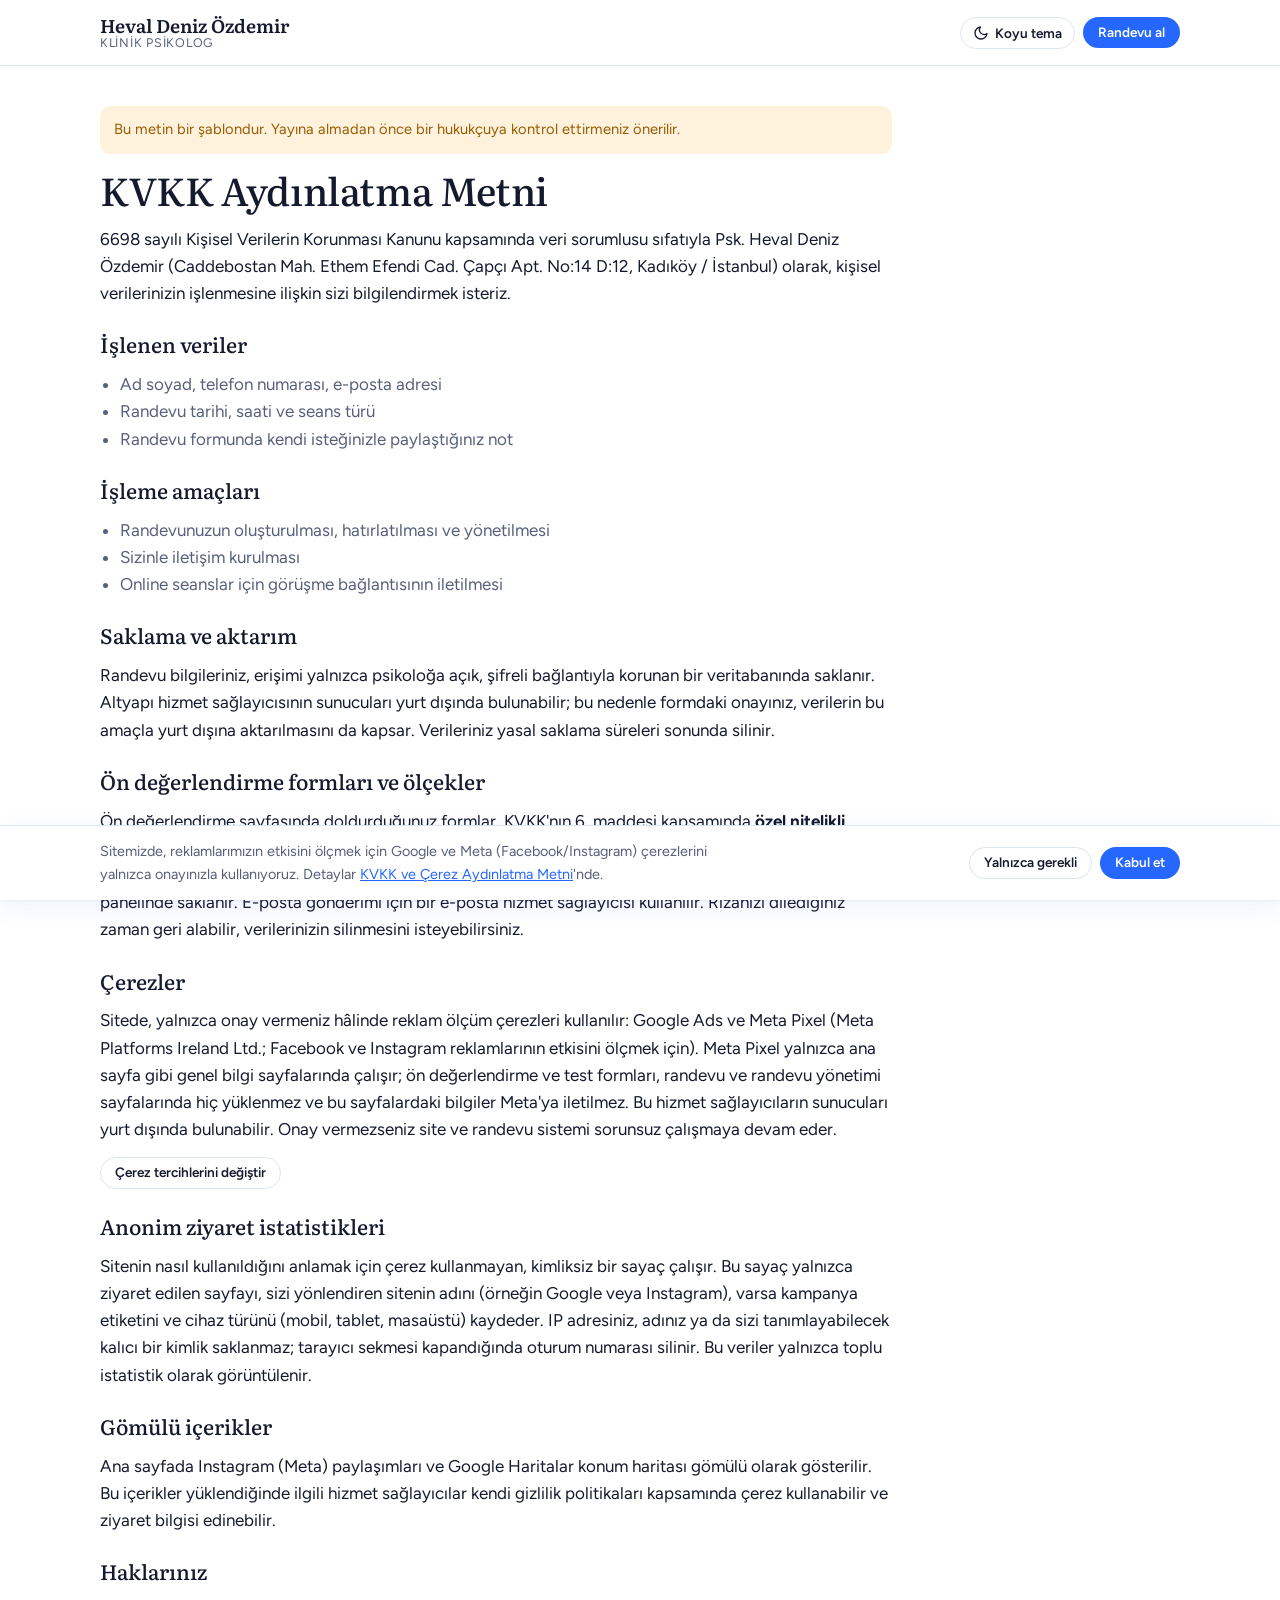
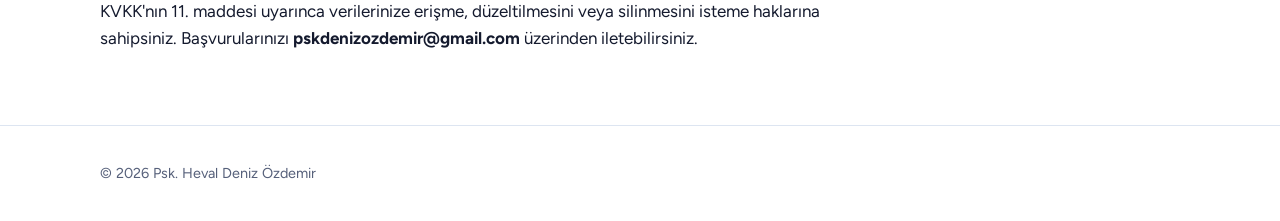
<file: kvkk.html>
<!doctype html>
<html lang="tr">
<head>
<meta charset="utf-8">
<meta name="viewport" content="width=device-width, initial-scale=1, viewport-fit=cover">
<title>KVKK Aydınlatma Metni · Psk. Heval Deniz Özdemir</title>
<meta name="claude:viewport-fit-sides" content="cover">
<script>try{var t=localStorage.getItem("psk_theme");if(t==="dark")document.documentElement.setAttribute("data-theme","dark");}catch(e){}</script>
<link rel="preconnect" href="https://fonts.googleapis.com">
<link rel="preconnect" href="https://fonts.gstatic.com" crossorigin>
<link rel="stylesheet" href="https://fonts.googleapis.com/css2?family=Figtree:wght@400;500;600;700&family=Literata:ital,opsz,wght@0,7..72,400;0,7..72,500;0,7..72,600;1,7..72,400;1,7..72,500&display=swap">
<link rel="stylesheet" href="assets/css/style.css?v=20261118d">
<style>.legal { max-width: 72ch; display: grid; gap: 14px; padding-block: 40px 72px; } .legal h2 { font-size: 1.3rem; margin-top: 12px; } .legal ul { margin: 0; padding-left: 1.2em; color: var(--muted); }</style>
</head>
<body>
<header class="site-header">
  <nav class="wrap nav" aria-label="Ana menü">
    <a class="brand" href="index.html"><strong>Heval Deniz Özdemir</strong><span>Klinik Psikolog</span></a>
    <div class="nav-end"><button class="theme-btn" type="button" data-theme-toggle aria-label="Temayı değiştir"></button><a class="btn small" href="randevu.html">Randevu al</a></div>
  </nav>
</header>
<main class="wrap">
  <article class="legal">
    <p class="notice warn">Bu metin bir şablondur. Yayına almadan önce bir hukukçuya kontrol ettirmeniz önerilir.</p>
    <h1 style="font-size: clamp(1.8rem, 4vw, 2.4rem)">KVKK Aydınlatma Metni</h1>
    <p>6698 sayılı Kişisel Verilerin Korunması Kanunu kapsamında veri sorumlusu sıfatıyla Psk. Heval Deniz Özdemir (Caddebostan Mah. Ethem Efendi Cad. Çapçı Apt. No:14 D:12, Kadıköy / İstanbul) olarak, kişisel verilerinizin işlenmesine ilişkin sizi bilgilendirmek isteriz.</p>
    <h2>İşlenen veriler</h2>
    <ul><li>Ad soyad, telefon numarası, e-posta adresi</li><li>Randevu tarihi, saati ve seans türü</li><li>Randevu formunda kendi isteğinizle paylaştığınız not</li></ul>
    <h2>İşleme amaçları</h2>
    <ul><li>Randevunuzun oluşturulması, hatırlatılması ve yönetilmesi</li><li>Sizinle iletişim kurulması</li><li>Online seanslar için görüşme bağlantısının iletilmesi</li></ul>
    <h2>Saklama ve aktarım</h2>
    <p>Randevu bilgileriniz, erişimi yalnızca psikoloğa açık, şifreli bağlantıyla korunan bir veritabanında saklanır. Altyapı hizmet sağlayıcısının sunucuları yurt dışında bulunabilir; bu nedenle formdaki onayınız, verilerin bu amaçla yurt dışına aktarılmasını da kapsar. Verileriniz yasal saklama süreleri sonunda silinir.</p>
    <h2>Ön değerlendirme formları ve ölçekler</h2>
    <p>Ön değerlendirme sayfasında doldurduğunuz formlar, KVKK'nın 6. maddesi kapsamında <b>özel nitelikli kişisel veri</b> (sağlık verisi) içerebilir. Bu veriler yalnızca açık rızanızla, psikolojik değerlendirme amacıyla işlenir; yanıtlarınız psikoloğa ve formda belirttiğiniz e-posta adresine e-postayla iletilir ve yönetim panelinde saklanır. E-posta gönderimi için bir e-posta hizmet sağlayıcısı kullanılır. Rızanızı dilediğiniz zaman geri alabilir, verilerinizin silinmesini isteyebilirsiniz.</p>
    <h2>Çerezler</h2>
    <p>Sitede, yalnızca onay vermeniz hâlinde reklam ölçüm çerezleri kullanılır: Google Ads ve Meta Pixel (Meta Platforms Ireland Ltd.; Facebook ve Instagram reklamlarının etkisini ölçmek için). Meta Pixel yalnızca ana sayfa gibi genel bilgi sayfalarında çalışır; ön değerlendirme ve test formları, randevu ve randevu yönetimi sayfalarında hiç yüklenmez ve bu sayfalardaki bilgiler Meta'ya iletilmez. Bu hizmet sağlayıcıların sunucuları yurt dışında bulunabilir. Onay vermezseniz site ve randevu sistemi sorunsuz çalışmaya devam eder.</p>
    <p><button class="btn ghost small" type="button" data-cookie-reset>Çerez tercihlerini değiştir</button></p>
    <h2>Anonim ziyaret istatistikleri</h2>
    <p>Sitenin nasıl kullanıldığını anlamak için çerez kullanmayan, kimliksiz bir sayaç çalışır. Bu sayaç yalnızca ziyaret edilen sayfayı, sizi yönlendiren sitenin adını (örneğin Google veya Instagram), varsa kampanya etiketini ve cihaz türünü (mobil, tablet, masaüstü) kaydeder. IP adresiniz, adınız ya da sizi tanımlayabilecek kalıcı bir kimlik saklanmaz; tarayıcı sekmesi kapandığında oturum numarası silinir. Bu veriler yalnızca toplu istatistik olarak görüntülenir.</p>
    <h2>Gömülü içerikler</h2>
    <p>Ana sayfada Instagram (Meta) paylaşımları ve Google Haritalar konum haritası gömülü olarak gösterilir. Bu içerikler yüklendiğinde ilgili hizmet sağlayıcılar kendi gizlilik politikaları kapsamında çerez kullanabilir ve ziyaret bilgisi edinebilir.</p>
    <h2>Haklarınız</h2>
    <p>KVKK'nın 11. maddesi uyarınca verilerinize erişme, düzeltilmesini veya silinmesini isteme haklarına sahipsiniz. Başvurularınızı <b data-c="email">e-posta adresi</b> üzerinden iletebilirsiniz.</p>
  </article>
</main>
<footer class="site-footer"><div class="wrap"><span>© <span data-year></span> Psk. Heval Deniz Özdemir</span></div></footer>
<script src="assets/js/config.js?v=20261118d"></script>
<script src="assets/js/main.js?v=20261118d"></script>
</body>
</html>
</file>
<file: assets/css/style.css>
/* Layout: sakin bir "antetli kâğıt" düzeni — solda başlık, sağda canlı "sıradaki seanslar" kartı;
   bölümler tek sütunlu okuma genişliğinde, mavi tonlar yalnızca vurgu ve seans türleri için. */
/* Tema: varsayılan AÇIK (beyaz zemin); ziyaretçi menüdeki düğmeyle KOYU temaya geçebilir (data-theme="dark"). */
:root {
  --sky: #add7f6;
  --mist: #87bfff;
  --azure: #3f8efc;
  --cobalt: #2667ff;
  --indigo: #3b28cc;

  --bg: #ffffff; --surface: #ffffff; --surface-2: #f2f6fd; --line: #dde5f1;
  --fg: #141a2e; --muted: #56607a; --accent: var(--cobalt); --accent-ink: #ffffff;
  --online: #2a72e0; --online-bg: #e3efff; --inperson: var(--indigo); --inperson-bg: #ebe8fb;
  --ok: #1f7a4d; --ok-bg: #e2f4ea; --warn: #9a5b00; --warn-bg: #fff2dc;
  --danger: #b42318; --danger-bg: #fde8e6;
  --em: var(--indigo);
  --header-bg: rgb(255 255 255 / 90%);

  --display: "Literata", Georgia, "Times New Roman", serif;
  --body: "Figtree", "Segoe UI", system-ui, -apple-system, sans-serif;

  --radius: 14px;
  --shadow: 0 1px 2px rgb(20 26 46 / 6%), 0 8px 24px rgb(38 103 255 / 8%);
  color-scheme: light;
}
:root[data-theme="dark"] {
  --bg: #0d1222; --surface: #141b31; --surface-2: #1a2340; --line: #283457;
  --fg: #e8edf9; --muted: #9aa6c4; --accent: #87bfff; --accent-ink: #0d1222;
  --online: #87bfff; --online-bg: #18294a; --inperson: #b3a8ff; --inperson-bg: #231d4d;
  --ok: #7fd6a6; --ok-bg: #12301f; --warn: #f3c178; --warn-bg: #3a2a10;
  --danger: #ff9a8f; --danger-bg: #3d1714;
  --em: var(--mist);
  --header-bg: rgb(13 18 34 / 88%);
  --shadow: 0 1px 2px rgb(0 0 0 / 30%), 0 8px 24px rgb(0 0 0 / 25%);
  color-scheme: dark;
}

*, *::before, *::after { box-sizing: border-box; }
[hidden] { display: none !important; }
html { scroll-behavior: smooth; }
@media (prefers-reduced-motion: reduce) { html { scroll-behavior: auto; } * { transition: none !important; animation: none !important; } }
body {
  margin: 0; background: var(--bg); color: var(--fg);
  font-family: var(--body); font-size: 17px; line-height: 1.6;
  -webkit-font-smoothing: antialiased;
}
img { max-width: 100%; display: block; }
a { color: var(--accent); }
a:focus-visible, button:focus-visible, input:focus-visible, select:focus-visible, textarea:focus-visible, .slot:focus-visible {
  outline: 3px solid var(--mist); outline-offset: 2px;
}
h1, h2, h3 { font-family: var(--display); font-weight: 500; line-height: 1.15; text-wrap: balance; margin: 0; }
h1 { font-size: clamp(2.1rem, 5vw, 3.4rem); letter-spacing: -0.01em; }
h2 { font-size: clamp(1.6rem, 3.2vw, 2.25rem); }
h3 { font-size: 1.2rem; }
p { margin: 0; }
.wrap {
  width: 100%; max-width: 1120px; margin: 0 auto;
  padding-left: max(20px, env(safe-area-inset-left, 0px));
  padding-right: max(20px, env(safe-area-inset-right, 0px));
}
.eyebrow { font-size: 0.78rem; font-weight: 600; letter-spacing: 0.12em; text-transform: uppercase; color: var(--accent); }
.lede { font-size: 1.15rem; color: var(--muted); max-width: 60ch; }
.muted { color: var(--muted); }
.small { font-size: 0.88rem; }

/* Header */
body::before { content: ""; position: fixed; inset: 0 0 auto; height: env(safe-area-inset-top, 0px); z-index: 10; background: var(--bg); }
.site-header {
  position: sticky; top: env(safe-area-inset-top, 0px); z-index: 20;
  background: var(--header-bg);
  backdrop-filter: blur(10px); border-bottom: 1px solid var(--line);
}
.nav { display: flex; align-items: center; justify-content: space-between; gap: 16px; padding-block: 14px; }
.brand { display: flex; flex-direction: column; text-decoration: none; color: var(--fg); line-height: 1.2; }
.brand strong { font-family: var(--display); font-weight: 600; font-size: 1.15rem; }
.brand span { font-size: 0.78rem; color: var(--muted); letter-spacing: 0.06em; text-transform: uppercase; }
.nav-links { display: flex; align-items: center; gap: 16px; }
.nav { gap: 12px; }
.nav-links a, .brand strong, .theme-btn { white-space: nowrap; }
.nav-links a { color: var(--fg); text-decoration: none; font-size: 0.95rem; }
.nav-links a:hover { color: var(--accent); }
.nav-toggle { display: none; background: none; border: 1px solid var(--line); border-radius: 10px; padding: 8px 12px; color: var(--fg); font: inherit; cursor: pointer; }
@media (max-width: 1180px) {
  .nav-toggle { display: block; }
  .nav-links { display: none; position: absolute; left: 0; right: 0; top: 100%; flex-direction: column; align-items: stretch; gap: 0;
    background: var(--surface); border-bottom: 1px solid var(--line);
    padding: 8px max(20px, env(safe-area-inset-right, 0px)) 16px max(20px, env(safe-area-inset-left, 0px)); }
  .nav-links.open { display: flex; }
  .nav-links a { padding: 12px 0; border-bottom: 1px solid var(--line); }
  .nav-links .btn { margin-top: 12px; }
}

/* Buttons */
.btn {
  display: inline-flex; align-items: center; justify-content: center; gap: 8px;
  padding: 12px 20px; border-radius: 999px; border: 1px solid transparent;
  font: 600 0.95rem/1 var(--body); text-decoration: none; cursor: pointer;
  background: var(--accent); color: var(--accent-ink); transition: transform .15s, background .15s;
}
.btn:hover { transform: translateY(-1px); }
.btn.ghost { background: transparent; color: var(--fg); border-color: var(--line); }
.btn.ghost:hover { border-color: var(--accent); color: var(--accent); }
.btn.small { padding: 8px 14px; font-size: 0.85rem; }
.btn.danger { background: var(--danger-bg); color: var(--danger); }
.btn[disabled] { opacity: .5; cursor: not-allowed; transform: none; }

/* Sections */
section { padding-block: clamp(56px, 8vw, 96px); }
.section-head { display: grid; gap: 12px; margin-bottom: 36px; max-width: 62ch; }
.band { background: var(--surface-2); }

/* Hero */
.hero { padding-block: clamp(40px, 7vw, 88px); }
.hero-grid { display: grid; grid-template-columns: 1.25fr 1fr; gap: clamp(28px, 5vw, 64px); align-items: center; }
.hero-grid > * { min-width: 0; }
.hero h1 em { font-style: italic; color: var(--em); }
.hero-copy { display: grid; gap: 20px; }
.hero-actions { display: flex; flex-wrap: wrap; gap: 12px; margin-top: 8px; }
.facts { display: flex; flex-wrap: wrap; gap: 8px 22px; margin-top: 8px; color: var(--muted); font-size: 0.92rem; }
.facts b { color: var(--fg); font-variant-numeric: tabular-nums; }
@media (max-width: 860px) { .hero-grid { grid-template-columns: 1fr; } }

.next-card { background: var(--surface); border: 1px solid var(--line); border-radius: 20px; box-shadow: var(--shadow); padding: 22px; display: grid; gap: 14px; }
.next-card header { display: flex; justify-content: space-between; align-items: baseline; gap: 12px; }
.next-list { list-style: none; margin: 0; padding: 0; display: grid; gap: 8px; }
.next-list li a {
  display: flex; align-items: center; justify-content: space-between; gap: 12px;
  padding: 12px 14px; border-radius: 12px; background: var(--surface-2); text-decoration: none; color: var(--fg);
  border: 1px solid transparent;
}
.next-list li a:hover { border-color: var(--accent); }
.next-when { display: grid; line-height: 1.3; }
.next-when b { font-variant-numeric: tabular-nums; }
.next-when span { font-size: 0.85rem; color: var(--muted); }

/* Ana sayfa mini takvim */
.mini-cal { gap: 16px; }
.mini-cal header { align-items: center; }
.cal-nav { display: flex; align-items: center; gap: 6px; }
.cal-nav span { min-width: 9ch; text-align: center; color: var(--muted); text-transform: capitalize; font-variant-numeric: tabular-nums; }
.cal-nav button {
  width: 30px; height: 30px; border-radius: 50%; border: 1px solid var(--line); background: var(--surface);
  color: var(--fg); font: 600 1.05rem/1 var(--body); cursor: pointer; display: grid; place-items: center;
}
.cal-nav button:hover:not([disabled]) { border-color: var(--accent); color: var(--accent); }
.cal-nav button[disabled] { opacity: .35; cursor: default; }
.cal-grid { display: grid; grid-template-columns: repeat(7, 1fr); gap: 4px; }
.cal-dow { font-size: 0.72rem; font-weight: 600; letter-spacing: .04em; color: var(--muted); text-align: center; padding-bottom: 4px; }
.cal-day {
  position: relative; height: 40px; border-radius: 10px; border: 1px solid transparent;
  background: transparent; color: var(--muted); font: 500 0.9rem/1 var(--body); font-variant-numeric: tabular-nums;
  display: grid; place-items: center; padding: 0;
}
.cal-day[disabled] { opacity: .45; }
.cal-day.today { border-color: var(--line); }
.cal-day.has { background: var(--surface-2); color: var(--fg); font-weight: 700; cursor: pointer; }
.cal-day.has::after { content: ""; position: absolute; bottom: 5px; left: 50%; width: 4px; height: 4px; margin-left: -2px; border-radius: 50%; background: var(--accent); }
.cal-day.has:hover { border-color: var(--accent); }
.cal-day[aria-pressed="true"] { background: var(--accent); color: var(--accent-ink); }
.cal-day[aria-pressed="true"]::after { background: var(--accent-ink); }
.cal-sel { display: grid; gap: 10px; padding-top: 14px; border-top: 1px solid var(--line); }
.cal-day-title { font-weight: 600; font-size: 0.95rem; }
.cal-times { display: flex; flex-wrap: wrap; gap: 8px; }
.time-chip {
  display: inline-flex; align-items: center; gap: 7px; padding: 8px 13px; border-radius: 999px;
  border: 1px solid var(--line); background: var(--surface); color: var(--fg); text-decoration: none;
  font-weight: 600; font-size: 0.92rem; font-variant-numeric: tabular-nums;
}
.time-chip:hover { border-color: var(--accent); color: var(--accent); }
.mk { display: inline-block; width: 9px; height: 9px; flex: none; }
.mk.online { border-radius: 50%; background: var(--online); }
.mk.inperson { border-radius: 2px; background: var(--inperson); }
.mk.both { width: auto; height: auto; display: inline-flex; align-items: center; gap: 3px; }
.mk.both::before, .mk.both::after { content: ""; width: 8px; height: 8px; }
.mk.both::before { border-radius: 50%; background: var(--online); }
.mk.both::after { border-radius: 2px; background: var(--inperson); }
.cal-foot { display: flex; flex-wrap: wrap; align-items: center; justify-content: space-between; gap: 12px; }
.cal-legend { display: flex; flex-wrap: wrap; gap: 4px 12px; }
.cal-legend > span { display: inline-flex; align-items: center; gap: 6px; }

/* Type pills */
.pill { display: inline-flex; align-items: center; gap: 6px; padding: 4px 10px; border-radius: 999px; font-size: 0.78rem; font-weight: 600; white-space: nowrap; }
.pill::before { content: ""; width: 8px; height: 8px; border-radius: 50%; background: currentColor; }
.pill.online { background: var(--online-bg); color: var(--online); }
.pill.inperson { background: var(--inperson-bg); color: var(--inperson); }
.pill.inperson::before { border-radius: 2px; }
.pill.ok { background: var(--ok-bg); color: var(--ok); }
.pill.warn { background: var(--warn-bg); color: var(--warn); }
.pill.cancel { background: var(--danger-bg); color: var(--danger); }

/* About */
.about-grid { display: grid; grid-template-columns: 340px 1fr; gap: clamp(32px, 5vw, 72px); align-items: start; }
.about-grid > * { min-width: 0; }
.portrait { position: relative; margin: 0 14px 14px 0; max-width: 100%; }
.portrait::before {
  content: ""; position: absolute; inset: 14px -14px -14px 14px; border-radius: 22px;
  background: linear-gradient(150deg, var(--sky), var(--azure) 60%, var(--indigo, #3b28cc)); opacity: .55; z-index: 0;
}
.portrait picture, .portrait img { position: relative; z-index: 1; display: block; width: 100%; height: auto; aspect-ratio: 4 / 5; object-fit: cover; border-radius: 20px; }
.portrait img { box-shadow: 0 18px 40px -18px rgb(13 26 58 / 45%); outline: 1px solid rgb(255 255 255 / 25%); outline-offset: -1px; }
.about-text { display: grid; gap: 16px; max-width: 64ch; }
.creds { list-style: none; padding: 0; margin: 8px 0 0; display: grid; gap: 10px; }
.creds li { display: grid; grid-template-columns: 132px 1fr; gap: 12px; padding-top: 10px; border-top: 1px solid var(--line); }
.creds li span:first-child { color: var(--muted); font-size: 0.85rem; font-variant-numeric: tabular-nums; }
@media (max-width: 760px) { .about-grid { grid-template-columns: 1fr; } .portrait { max-width: 320px; } }

/* Services */
.services { display: grid; grid-template-columns: repeat(3, minmax(0, 1fr)); gap: 1px; background: var(--line); border: 1px solid var(--line); border-radius: var(--radius); overflow: hidden; }
.service { background: var(--surface); padding: 26px; display: grid; gap: 10px; align-content: start; }
.service p { color: var(--muted); font-size: 0.97rem; }
@media (min-width: 901px) { .service:last-child:nth-child(3n+1) { grid-column: 1 / -1; } .service:last-child:nth-child(3n+2) { grid-column: span 2; } }
@media (max-width: 900px) { .services { grid-template-columns: repeat(2, minmax(0, 1fr)); } .service:last-child:nth-child(odd) { grid-column: 1 / -1; } }
@media (max-width: 560px) { .services { grid-template-columns: 1fr; } }

/* Formats */
.formats { display: grid; grid-template-columns: repeat(2, minmax(0, 1fr)); gap: 20px; }
.format { background: var(--surface); border: 1px solid var(--line); border-radius: var(--radius); padding: 28px; display: grid; gap: 12px; align-content: start; }
.format ul { margin: 0; padding-left: 1.1em; color: var(--muted); display: grid; gap: 6px; }
@media (max-width: 700px) { .formats { grid-template-columns: 1fr; } }

/* Steps */
.steps { list-style: none; margin: 0; padding: 0; display: grid; grid-template-columns: repeat(4, minmax(0, 1fr)); gap: 20px; counter-reset: s; }
.steps li { counter-increment: s; display: grid; gap: 8px; align-content: start; padding-top: 16px; border-top: 2px solid var(--mist); }
.steps li::before { content: counter(s); font-family: var(--display); font-size: 1.6rem; color: var(--accent); }
.steps p { color: var(--muted); font-size: 0.95rem; }
@media (max-width: 860px) { .steps { grid-template-columns: repeat(2, minmax(0, 1fr)); } }
@media (max-width: 480px) { .steps { grid-template-columns: 1fr; } }

/* FAQ */
.faq { display: grid; gap: 10px; max-width: 780px; }
.faq details { background: var(--surface); border: 1px solid var(--line); border-radius: 12px; padding: 4px 20px; }
.faq summary { cursor: pointer; padding: 14px 0; font-weight: 600; list-style: none; display: flex; justify-content: space-between; gap: 16px; }
.faq summary::after { content: "+"; color: var(--accent); font-size: 1.3rem; line-height: 1; }
.faq details[open] summary::after { content: "–"; }
.faq details p { padding-bottom: 16px; color: var(--muted); }

/* Contact */
.contact-grid { display: grid; grid-template-columns: 1fr 1fr; gap: 28px; align-items: start; }
.contact-grid > * { min-width: 0; }
.contact-list { list-style: none; padding: 0; margin: 0; display: grid; gap: 14px; }
.contact-list li { display: grid; gap: 2px; padding-bottom: 14px; border-bottom: 1px solid var(--line); }
.contact-list li > span:first-child { font-size: 0.8rem; color: var(--muted); text-transform: uppercase; letter-spacing: 0.08em; }
.contact-list li b { font-weight: 600; overflow-wrap: anywhere; }
.contact-link { color: var(--fg); text-decoration: none; justify-self: start; }
.contact-link:hover { color: var(--accent); text-decoration: underline; text-underline-offset: 3px; }
.map-card { grid-column: 1 / -1; height: 360px; border-radius: var(--radius); overflow: hidden; border: 1px solid var(--line); background: var(--surface-2); }
.map-card iframe { width: 100%; height: 100%; border: 0; display: block; }

/* Instagram */
.ig-wrap { max-width: 640px; margin: 0 auto; display: grid; gap: 20px; }
.ig-wrap .section-head { justify-items: center; text-align: center; max-width: none; }
.ig-frame { margin: 0; height: 680px; border: 1px solid var(--line); border-radius: var(--radius); overflow: hidden; background: #fff; box-shadow: var(--shadow); }
.ig-frame iframe { width: 100%; height: 100%; border: 0; display: block; }
@media (max-width: 560px) { .ig-frame { height: 560px; } }
@media (max-width: 760px) { .contact-grid { grid-template-columns: 1fr; } }

/* Forms */
.card { background: var(--surface); border: 1px solid var(--line); border-radius: var(--radius); padding: 24px; box-shadow: var(--shadow); }
.form { display: grid; gap: 14px; }
.field { display: grid; gap: 6px; }
.field label { font-size: 0.88rem; font-weight: 600; }
.row { display: grid; grid-template-columns: 1fr 1fr; gap: 14px; }
.row > * { min-width: 0; }
@media (max-width: 560px) { .row { grid-template-columns: 1fr; } }
input, select, textarea {
  width: 100%; font: inherit; font-size: 16px; color: var(--fg); background: var(--bg);
  border: 1px solid var(--line); border-radius: 10px; padding: 11px 12px;
}
textarea { min-height: 96px; resize: vertical; }
.check { display: flex; gap: 10px; align-items: flex-start; font-size: 0.9rem; color: var(--muted); }
.check input { width: 18px; height: 18px; margin-top: 3px; flex: none; }
.notice { padding: 12px 14px; border-radius: 10px; font-size: 0.92rem; }
.notice.info { background: var(--online-bg); color: var(--fg); }
.notice.ok { background: var(--ok-bg); color: var(--ok); }
.notice.err { background: var(--danger-bg); color: var(--danger); }
.notice.warn { background: var(--warn-bg); color: var(--warn); }

/* Booking */
.booking-grid { display: grid; grid-template-columns: minmax(0, 1.1fr) minmax(0, 1fr); gap: 24px; align-items: start; }
@media (max-width: 900px) { .booking-grid { grid-template-columns: 1fr; } }
.filters { display: flex; flex-wrap: wrap; gap: 8px; }
.chip { border: 1px solid var(--line); background: var(--surface); color: var(--fg); border-radius: 999px; padding: 8px 14px; font: 600 0.88rem var(--body); cursor: pointer; }
.chip[aria-pressed="true"] { background: var(--fg); color: var(--bg); border-color: var(--fg); }
.days { display: flex; gap: 8px; overflow-x: auto; padding-bottom: 6px; scrollbar-width: thin; }
.day {
  flex: none; width: 72px; display: grid; justify-items: center; gap: 2px; padding: 10px 6px;
  border-radius: 12px; border: 1px solid var(--line); background: var(--surface); color: var(--fg); cursor: pointer; font: inherit;
}
.day small { font-size: 0.72rem; color: var(--muted); text-transform: uppercase; letter-spacing: 0.06em; }
.day b { font-family: var(--display); font-size: 1.35rem; font-weight: 500; font-variant-numeric: tabular-nums; }
.day i { font-style: normal; font-size: 0.72rem; color: var(--muted); }
.day[aria-pressed="true"] { border-color: var(--accent); background: var(--online-bg); }
.day:disabled { opacity: .4; cursor: default; }
.slots { display: grid; grid-template-columns: repeat(auto-fill, minmax(140px, 1fr)); gap: 10px; }
.slot {
  display: grid; gap: 6px; justify-items: start; text-align: left; cursor: pointer;
  padding: 12px; border-radius: 12px; border: 1px solid var(--line); background: var(--surface); color: var(--fg); font: inherit;
}
.slot b { font-size: 1.1rem; font-variant-numeric: tabular-nums; }
.slot:hover { border-color: var(--accent); }
.slot[aria-pressed="true"] { border-color: var(--accent); box-shadow: 0 0 0 2px var(--accent) inset; }
.empty { padding: 28px; text-align: center; color: var(--muted); border: 1px dashed var(--line); border-radius: 12px; }
.summary { display: grid; gap: 4px; padding: 14px; border-radius: 12px; background: var(--surface-2); }
.summary b { font-variant-numeric: tabular-nums; }
.stack { display: grid; gap: 16px; }

/* Footer */
.site-footer { border-top: 1px solid var(--line); padding-block: 36px; font-size: 0.9rem; color: var(--muted); }
.foot-grid { display: flex; flex-wrap: wrap; justify-content: space-between; gap: 16px; }
.crisis { margin-top: 16px; padding: 12px 14px; border-radius: 10px; background: var(--surface-2); color: var(--fg); }

/* Floating WhatsApp */
.wa {
  position: fixed; z-index: 30;
  right: calc(18px + env(safe-area-inset-right, 0px)); bottom: calc(18px + env(safe-area-inset-bottom, 0px));
  background: #1f8f4e; color: #fff; border-radius: 999px; padding: 12px 16px; font-weight: 600; font-size: 0.9rem;
  text-decoration: none; box-shadow: 0 8px 20px rgb(0 0 0 / 20%);
}

/* Cookie bar */
.cookie {
  position: fixed; z-index: 40; left: 0; right: 0; bottom: 0;
  background: var(--surface); border-top: 1px solid var(--line); box-shadow: var(--shadow);
  padding-block: 14px calc(14px + env(safe-area-inset-bottom, 0px));
}
.cookie .wrap { display: flex; flex-wrap: wrap; align-items: center; justify-content: space-between; gap: 12px; }
.cookie p { font-size: 0.9rem; color: var(--muted); max-width: 70ch; }
.cookie div { display: flex; gap: 8px; }

/* Demo banner */
.demo-bar { background: var(--warn-bg); color: var(--warn); font-size: 0.85rem; text-align: center; padding: 6px 16px; }

/* Admin */
.admin-layout { display: grid; gap: 24px; padding-block: 32px 64px; }
.tabs { display: flex; gap: 6px; border-bottom: 1px solid var(--line); overflow-x: auto; }
.tab { background: none; border: none; border-bottom: 2px solid transparent; padding: 10px 14px; font: 600 0.95rem var(--body); color: var(--muted); cursor: pointer; white-space: nowrap; }
.tab[aria-selected="true"] { color: var(--fg); border-color: var(--accent); }
.stats { display: grid; grid-template-columns: repeat(4, minmax(0, 1fr)); gap: 12px; }
.stat { background: var(--surface); border: 1px solid var(--line); border-radius: 12px; padding: 14px 16px; }
.stat span { font-size: 0.8rem; color: var(--muted); }
.stat b { display: block; font-family: var(--display); font-size: 1.8rem; font-weight: 500; font-variant-numeric: tabular-nums; }
@media (max-width: 700px) { .stats { grid-template-columns: repeat(2, minmax(0, 1fr)); } }
.weekdays { display: flex; flex-wrap: wrap; gap: 6px; }
.weekdays label { display: inline-flex; align-items: center; gap: 6px; border: 1px solid var(--line); border-radius: 999px; padding: 6px 12px; font-size: 0.88rem; cursor: pointer; }
.weekdays input { width: auto; }
.table-wrap { overflow-x: auto; border: 1px solid var(--line); border-radius: 12px; background: var(--surface); }
table { width: 100%; border-collapse: collapse; font-size: 0.92rem; }
th, td { text-align: left; padding: 11px 14px; border-bottom: 1px solid var(--line); vertical-align: middle; }
th { font-size: 0.78rem; text-transform: uppercase; letter-spacing: 0.06em; color: var(--muted); font-weight: 600; background: var(--surface-2); }
td.num { font-variant-numeric: tabular-nums; white-space: nowrap; }
tr:last-child td { border-bottom: none; }
.actions { display: flex; gap: 6px; flex-wrap: wrap; }
.day-group { display: grid; gap: 8px; }
.day-group h3 { font-family: var(--body); font-weight: 600; font-size: 0.95rem; color: var(--muted); }
.slot-admin { display: flex; flex-wrap: wrap; gap: 8px; }
.slot-admin .item { display: inline-flex; align-items: center; gap: 8px; padding: 6px 8px 6px 12px; border: 1px solid var(--line); border-radius: 10px; background: var(--surface); font-variant-numeric: tabular-nums; }
.slot-admin .item.booked { background: var(--surface-2); }
.icon-btn { background: none; border: none; color: var(--muted); cursor: pointer; font: inherit; padding: 2px 6px; border-radius: 6px; }
.icon-btn:hover { background: var(--surface-2); color: var(--fg); }
.login { max-width: 420px; margin: 64px auto; }
.confirm-inline { display: inline-flex; gap: 6px; align-items: center; }

/* Testler */
.form-cards { display: grid; grid-template-columns: repeat(2, minmax(0, 1fr)); gap: 16px; }
@media (max-width: 700px) { .form-cards { grid-template-columns: 1fr; } }
.form-card { background: var(--surface); border: 1px solid var(--line); border-radius: var(--radius); padding: 22px; display: grid; gap: 10px; align-content: start; text-decoration: none; color: var(--fg); }
.form-card:hover { border-color: var(--accent); }
.form-card .meta { display: flex; gap: 10px; flex-wrap: wrap; font-size: 0.85rem; color: var(--muted); }
.home-pre { padding-top: clamp(24px, 4vw, 48px); }
.home-forms { display: grid; grid-template-columns: repeat(auto-fit, minmax(230px, 1fr)); gap: 16px; }
.home-forms .form-card { grid-template-rows: auto 1fr auto auto; }
.form-card .go { color: var(--accent); font-weight: 600; font-size: 0.92rem; }
.test-layout { display: grid; gap: 20px; max-width: 820px; }
.q { border: 1px solid var(--line); border-radius: 12px; background: var(--surface); padding: 16px 18px; margin: 0; display: grid; gap: 12px; }
.q legend { padding: 0; font-weight: 600; display: flex; gap: 10px; }
.q legend .n { color: var(--accent); font-variant-numeric: tabular-nums; min-width: 1.4em; }
.q.missing { border-color: var(--danger); }
.opts { display: flex; flex-wrap: wrap; gap: 8px; }
.opts label { display: inline-flex; align-items: center; gap: 8px; border: 1px solid var(--line); border-radius: 999px; padding: 8px 14px; font-size: 0.9rem; cursor: pointer; background: var(--bg); }
.opts input { width: 16px; height: 16px; margin: 0; accent-color: var(--cobalt); }
.opts label:has(input:checked) { border-color: var(--accent); background: var(--online-bg); }
.opts.stacked { flex-direction: column; align-items: stretch; }
.opts.stacked label { border-radius: 12px; }
.q-section { margin-top: 18px; padding: 18px 20px; border-radius: var(--radius); background: var(--surface-2); border: 1px solid var(--line); display: grid; gap: 8px; }
.q-section h3 { font-size: 1.1rem; color: var(--accent); }
.q-section ul { margin: 0; padding-left: 1.2em; color: var(--muted); font-size: 0.93rem; display: grid; gap: 4px; }
.form-credit { margin-top: 8px; }
.sr-only { position: absolute; width: 1px; height: 1px; overflow: hidden; clip: rect(0 0 0 0); white-space: nowrap; }
.q.bipolar legend { float: left; margin-right: 10px; }
.bp-row { display: grid; grid-template-columns: 1fr auto 1fr; align-items: center; gap: 12px; }
.bp-l { text-align: right; } .bp-r { text-align: left; }
.bp-opts { display: flex; gap: 8px; }
.bp-opts label { position: relative; cursor: pointer; display: grid; place-items: center; width: 34px; height: 34px; }
.bp-opts input { position: absolute; opacity: 0; inset: 0; margin: 0; cursor: pointer; }
.bp-opts i { display: block; border-radius: 50%; border: 2px solid var(--line); background: var(--bg); transition: transform .1s; }
.bp-opts label:nth-child(1) i, .bp-opts label:nth-child(5) i { width: 30px; height: 30px; }
.bp-opts label:nth-child(2) i, .bp-opts label:nth-child(4) i { width: 24px; height: 24px; }
.bp-opts label:nth-child(3) i { width: 18px; height: 18px; }
.bp-opts label:nth-child(-n+2) i { border-color: var(--online); }
.bp-opts label:nth-child(n+4) i { border-color: var(--inperson); }
.bp-opts input:checked + i { background: var(--accent); border-color: var(--accent); transform: scale(1.08); }
.bp-opts input:focus-visible + i { outline: 3px solid var(--mist); outline-offset: 2px; }
@media (max-width: 600px) { .bp-row { grid-template-columns: 1fr 1fr; } .bp-opts { grid-column: 1 / -1; grid-row: 2; justify-content: center; } .bp-l { text-align: left; } .bp-r { text-align: right; } }
.progress { position: sticky; top: calc(env(safe-area-inset-top, 0px) + 66px); z-index: 5; background: var(--bg); padding-block: 8px; display: grid; gap: 6px; }
.progress .bar { height: 6px; border-radius: 99px; background: var(--surface-2); overflow: hidden; }
.progress .bar i { display: block; height: 100%; width: 0; background: var(--accent); transition: width .2s; }
.hp { position: absolute; left: -9999px; width: 1px; height: 1px; overflow: hidden; }
.crisis-box { border: 2px solid var(--danger); background: var(--danger-bg); color: var(--fg); border-radius: 12px; padding: 16px 18px; display: grid; gap: 6px; }
.crisis-box b { color: var(--danger); }
.answers { display: grid; gap: 6px; margin: 0; }
.answers div { display: grid; grid-template-columns: 1fr auto; gap: 12px; padding: 8px 0; border-bottom: 1px solid var(--line); font-size: 0.92rem; }
.answers dt { color: var(--fg); }
.answers dd { margin: 0; color: var(--muted); text-align: right; }
.detail { background: var(--surface-2); padding: 16px; border-radius: 12px; }

/* Tema düğmesi */
.nav-end { display: flex; align-items: center; gap: 8px; }
.theme-btn { display: inline-flex; align-items: center; gap: 6px; background: none; border: 1px solid var(--line); border-radius: 999px; padding: 7px 12px; color: var(--fg); font: 600 0.85rem var(--body); cursor: pointer; }
.theme-btn:hover { border-color: var(--accent); color: var(--accent); }
.theme-btn svg { width: 16px; height: 16px; }
@media (max-width: 480px) { .theme-btn span { display: none; } }
.brand { margin-right: auto; }
.nav-end { order: 2; }

/* Online + Yüz yüze ortak saat */
.pill.both { background: linear-gradient(90deg, var(--online-bg) 50%, var(--inperson-bg) 50%); color: var(--fg); }
.pill.both::before { background: linear-gradient(90deg, var(--online) 50%, var(--inperson) 50%); }
.type-pick { border: 1px solid var(--line); border-radius: 12px; padding: 12px 14px; margin: 0; display: grid; gap: 10px; }
.type-pick legend { padding: 0 4px; font-size: 0.88rem; font-weight: 600; }
.chip-radio { display: inline-flex; align-items: center; gap: 8px; border: 1px solid var(--line); border-radius: 999px; padding: 6px 12px 6px 10px; cursor: pointer; background: var(--bg); }
.chip-radio input { width: 16px; height: 16px; margin: 0; accent-color: var(--cobalt); }
.chip-radio:has(input:checked) { border-color: var(--accent); }

/* Toplu silme */
.cal-tools { display: flex; flex-wrap: wrap; align-items: center; justify-content: space-between; gap: 12px; padding: 12px 14px; border: 1px solid var(--line); border-radius: 12px; background: var(--surface); }
.cal-tools .confirm-inline { flex-wrap: wrap; }

.req { color: var(--danger); font-weight: 700; }

@media (max-width: 480px) { .creds li { grid-template-columns: 1fr; gap: 2px; } }

/* Takvim aboneliği kartı (panel) */
.sync-card { display: grid; gap: 14px; }
.sync-card h3 { margin: 0 0 4px; font-size: 1.1rem; }
.sync-actions { display: flex; flex-wrap: wrap; gap: 10px; }
.sync-card .check { display: flex; gap: 10px; align-items: flex-start; }
.sync-card .check input { margin-top: 3px; }
.sync-card details summary { cursor: pointer; font-weight: 600; }
.sync-tips { padding-left: 18px; display: grid; gap: 8px; margin: 10px 0; }
.sync-url { display: block; overflow-wrap: anywhere; padding: 8px 10px; border-radius: 8px; background: var(--surface-2, rgb(0 0 0 / 5%)); font-size: .8rem; user-select: all; }

/* Panel: haftalık randevu takvimi */
.wk-toolbar { display: flex; flex-wrap: wrap; gap: 12px; align-items: center; justify-content: space-between; }
.wk-nav { display: flex; align-items: center; gap: 6px; flex-wrap: wrap; }
.wk-label { margin-left: 6px; font-variant-numeric: tabular-nums; }
.wk-wrap { overflow-x: auto; border: 1px solid var(--line); border-radius: 12px; background: var(--surface); }
.wk { display: grid; min-width: 100%; }
.wk-head, .wk-body { display: grid; grid-template-columns: 52px repeat(var(--days), minmax(118px, 1fr)); }
.wk-head { position: sticky; top: 0; z-index: 3; background: var(--surface); border-bottom: 1px solid var(--line); }
.wk-dh { padding: 10px 8px; text-align: center; font-size: .85rem; color: var(--muted); border-left: 1px solid var(--line); }
.wk-dh b { display: block; font-size: 1.15rem; color: var(--fg); font-variant-numeric: tabular-nums; }
.wk-dh.today b { color: var(--accent-ink); background: var(--accent); border-radius: 999px; width: 2em; height: 2em; line-height: 2em; margin: 2px auto 0; }
.wk-dh small { display: block; font-size: .72rem; }
.wk-times { position: relative; }
.wk-times span { position: absolute; right: 8px; transform: translateY(-50%); font-size: .72rem; color: var(--muted); font-variant-numeric: tabular-nums; }
.wk-times span:first-child { transform: none; }
.wk-col { position: relative; border-left: 1px solid var(--line); cursor: copy;
  background-image: repeating-linear-gradient(to bottom, var(--line) 0 1px, transparent 1px calc(var(--hpx) / 2), color-mix(in srgb, var(--line) 45%, transparent) calc(var(--hpx) / 2) calc(var(--hpx) / 2 + 1px), transparent calc(var(--hpx) / 2 + 1px) var(--hpx)); }
.wk-col.past { background-color: color-mix(in srgb, var(--surface-2) 55%, transparent); }
.ev { position: absolute; left: 4px; right: 4px; border-radius: 8px; padding: 4px 8px; text-align: left; font: inherit; font-size: .78rem; line-height: 1.25; overflow: hidden; cursor: pointer; border: 1px solid transparent; display: flex; flex-direction: column; gap: 1px; }
.ev b { font-variant-numeric: tabular-nums; }
.ev span { overflow: hidden; text-overflow: ellipsis; white-space: nowrap; }
.ev.online { background: var(--online-bg); color: var(--online); border-left: 4px solid var(--online); }
.ev.inperson { background: var(--inperson-bg); color: var(--inperson); border-left: 4px solid var(--inperson); }
.ev.done { opacity: .6; }
.ev.free { background: transparent; color: var(--muted); border: 1.5px dashed var(--line); }
.ev.free:hover { border-color: var(--accent); color: var(--accent); background: var(--surface-2); }
.ev:focus-visible { outline: 2px solid var(--accent); outline-offset: 1px; }
.wk-now { position: absolute; left: 0; right: 0; height: 2px; background: var(--danger); z-index: 2; pointer-events: none; }
.wk-now::before { content: ""; position: absolute; left: -5px; top: -4px; width: 10px; height: 10px; border-radius: 50%; background: var(--danger); }

/* Panel: açılır pencereler */
dialog.modal { border: none; border-radius: 18px; padding: 0; width: min(620px, calc(100% - 32px)); max-height: calc(100dvh - 32px); background: var(--surface); color: var(--fg); box-shadow: 0 30px 80px -20px rgb(13 26 58 / 45%); }
dialog.modal::backdrop { background: rgb(13 18 34 / 45%); }
dialog.modal > .form { padding: 22px 24px 24px; display: grid; gap: 14px; }
.modal-head { display: flex; align-items: center; justify-content: space-between; gap: 12px; }
.modal-head h3 { margin: 0; font-size: 1.2rem; }
.modal-x { font-size: 1.1rem; }
.modal-actions { display: flex; flex-wrap: wrap; gap: 10px; justify-content: flex-end; }
.bk-info { display: grid; grid-template-columns: 110px 1fr; gap: 8px 12px; margin: 0; }
.bk-info dt { color: var(--muted); font-size: .85rem; }
.bk-info dd { margin: 0; overflow-wrap: anywhere; }

/* Ofisim: fotoğraf ızgarası ve büyütme penceresi */
.ofis-grid { display: grid; grid-template-columns: repeat(4, minmax(0, 1fr)); grid-auto-rows: 210px; gap: 12px; }
.ofis-item { position: relative; padding: 0; border: 0; border-radius: 14px; overflow: hidden; cursor: zoom-in; background: var(--surface-2); }
.ofis-item.big { grid-column: span 2; grid-row: span 2; }
.ofis-item img { width: 100%; height: 100%; object-fit: cover; display: block; transition: transform .5s ease; }
.ofis-item:hover img { transform: scale(1.04); }
.ofis-item:focus-visible { outline: 3px solid var(--accent); outline-offset: 2px; }
.ofis-more { position: absolute; inset: 0; display: grid; place-items: center; background: rgb(13 18 34 / 55%); color: #fff; font-weight: 700; font-size: 1.05rem; }
@media (max-width: 760px) { .ofis-grid { grid-template-columns: repeat(2, minmax(0, 1fr)); grid-auto-rows: 150px; gap: 8px; } }
dialog.lightbox { border: 0; padding: 0; background: transparent; max-width: 100vw; max-height: 100dvh; width: 100vw; height: 100dvh; }
dialog.lightbox::backdrop { background: rgb(8 10 18 / 92%); }
.lightbox figure { margin: 0; height: 100%; display: grid; grid-template-rows: 1fr auto; place-items: center; padding: 56px 64px 20px; box-sizing: border-box; }
.lightbox img { max-width: 100%; max-height: calc(100dvh - 130px); object-fit: contain; border-radius: 10px; }
.lightbox figcaption { color: #e8edf9; text-align: center; padding-top: 12px; font-size: .95rem; }
.lightbox figcaption .muted { color: #9aa6c4; }
.lb-btn { position: fixed; border: 0; background: rgb(255 255 255 / 12%); color: #fff; width: 48px; height: 48px; border-radius: 999px; font-size: 1.6rem; line-height: 1; cursor: pointer; display: grid; place-items: center; }
.lb-btn:hover { background: rgb(255 255 255 / 24%); }
.lb-prev { left: 14px; top: 50%; transform: translateY(-50%); }
.lb-next { right: 14px; top: 50%; transform: translateY(-50%); }
.lb-close { right: 14px; top: 14px; font-size: 1.1rem; }
@media (max-width: 760px) { .lightbox figure { padding: 56px 8px 16px; } .lb-prev, .lb-next { top: auto; bottom: 14px; transform: none; } }

/* ---------- İstatistik paneli ---------- */
.linkish { background: none; border: none; padding: 0; color: var(--accent); font: inherit; cursor: pointer; justify-self: start; text-decoration: underline; text-underline-offset: 3px; }
.row-btns { display: flex; flex-wrap: wrap; gap: 8px; align-items: center; }
.danger-text { color: var(--danger) !important; }
.st { gap: 18px; }
.st-bar { display: flex; flex-wrap: wrap; gap: 12px; align-items: flex-end; justify-content: space-between; border-bottom: 1px solid var(--line); }
.st-bar .tabs { border-bottom: none; }
.st-range { display: flex; gap: 8px; align-items: center; padding-bottom: 8px; }
.st-range select { width: auto; padding: 8px 10px; font-size: 0.9rem; }
.st-grid { display: grid; grid-template-columns: repeat(2, minmax(0, 1fr)); gap: 16px; }
@media (max-width: 860px) { .st-grid { grid-template-columns: minmax(0, 1fr); } }
.st-card { padding: 20px; min-width: 0; }
.st-card > h3 { font-size: 1.08rem; }
.st-card > h3 + p { margin-top: 2px; }
.st-card > h3 + div, .st-card > p + div { margin-top: 14px; }
.st-head { display: flex; flex-wrap: wrap; gap: 10px; align-items: center; justify-content: space-between; }
.st-head select { width: auto; padding: 6px 8px; font-size: 0.85rem; margin-left: 6px; }
.kpis { display: grid; grid-template-columns: repeat(auto-fit, minmax(140px, 1fr)); gap: 12px; }
.kpi { background: var(--surface); border: 1px solid var(--line); border-radius: 12px; padding: 14px 16px; min-width: 0; }
.kpi span { display: block; font-size: 0.8rem; color: var(--muted); }
.kpi b { display: block; font-family: var(--display); font-size: 1.75rem; font-weight: 500; font-variant-numeric: tabular-nums; line-height: 1.25; }
.kpi small { display: block; font-size: 0.78rem; color: var(--muted); font-variant-numeric: tabular-nums; }
.kpi small .up { color: var(--ok); font-weight: 600; }
.kpi small .down { color: var(--danger); font-weight: 600; }
.chart { position: relative; width: 100%; }
.chart svg { display: block; width: 100%; height: auto; overflow: visible; }
.chart .axis text { fill: var(--muted); font: 11px var(--body); font-variant-numeric: tabular-nums; }
.chart .grid line { stroke: var(--line); stroke-width: 1; }
.chart .line { fill: none; stroke: var(--accent); stroke-width: 2; stroke-linejoin: round; stroke-linecap: round; }
.chart .area { fill: var(--accent); opacity: 0.08; }
.chart .bar { fill: var(--accent); }
.chart .bar.dim { opacity: 0.35; }
.chart .cross { stroke: var(--muted); stroke-width: 1; stroke-dasharray: 3 3; }
.chart .dot { fill: var(--accent); stroke: var(--surface); stroke-width: 2; }
.chart .empty { fill: var(--muted); font: 13px var(--body); }
.chart-tip { position: fixed; z-index: 50; pointer-events: none; background: var(--fg); color: var(--bg); border-radius: 8px; padding: 7px 10px; font-size: 0.8rem; line-height: 1.4; box-shadow: var(--shadow); max-width: 240px; font-variant-numeric: tabular-nums; }
.hbars { display: grid; gap: 9px; margin: 0; padding: 0; list-style: none; }
.hbars li { display: grid; grid-template-columns: minmax(0, 1fr) auto; gap: 2px 10px; font-size: 0.9rem; }
.hbars .k { overflow: hidden; text-overflow: ellipsis; white-space: nowrap; }
.hbars .n { font-variant-numeric: tabular-nums; color: var(--muted); }
.hbars .t { grid-column: 1 / -1; height: 6px; border-radius: 3px; background: var(--surface-2); overflow: hidden; }
.hbars .t i { display: block; height: 100%; background: var(--accent); border-radius: 0 3px 3px 0; min-width: 2px; }
.st-empty { font-size: 0.9rem; color: var(--muted); }
.mini-dl { display: grid; grid-template-columns: repeat(auto-fit, minmax(120px, 1fr)); gap: 10px; margin: 0; }
.mini-dl div { background: var(--surface-2); border-radius: 10px; padding: 10px 12px; }
.mini-dl dt { font-size: 0.78rem; color: var(--muted); }
.mini-dl dd { margin: 0; font-family: var(--display); font-size: 1.35rem; font-variant-numeric: tabular-nums; }
.ig-posts { display: grid; grid-template-columns: repeat(auto-fill, minmax(200px, 1fr)); gap: 14px; margin-top: 14px; }
.ig-post { border: 1px solid var(--line); border-radius: 12px; overflow: hidden; background: var(--surface); display: grid; grid-template-rows: auto 1fr; text-decoration: none; color: inherit; }
.ig-post:hover { border-color: var(--mist); }
.ig-post .ph { aspect-ratio: 1 / 1; background: var(--surface-2); display: grid; place-items: center; color: var(--muted); font-size: 0.8rem; overflow: hidden; }
.ig-post .ph img { width: 100%; height: 100%; object-fit: cover; }
.ig-post .bd { padding: 10px 12px 12px; display: grid; gap: 6px; }
.ig-post .meta { font-size: 0.78rem; color: var(--muted); }
.ig-post .cap { font-size: 0.85rem; display: -webkit-box; -webkit-line-clamp: 2; -webkit-box-orient: vertical; overflow: hidden; }
.ig-post .nums { display: grid; grid-template-columns: repeat(3, 1fr); gap: 4px; font-size: 0.75rem; color: var(--muted); }
.ig-post .nums b { display: block; color: var(--fg); font-size: 0.95rem; font-variant-numeric: tabular-nums; }
.members { list-style: none; margin: 0; padding: 0; display: grid; gap: 8px; }
.members li { display: flex; gap: 10px; align-items: center; justify-content: space-between; border: 1px solid var(--line); border-radius: 10px; padding: 9px 12px; font-size: 0.9rem; min-width: 0; }
.members li span { overflow: hidden; text-overflow: ellipsis; }
.members .tag { font-size: 0.72rem; background: var(--surface-2); color: var(--muted); border-radius: 999px; padding: 2px 8px; margin-left: 6px; white-space: nowrap; }
.utm-out { display: flex; gap: 8px; align-items: center; background: var(--surface-2); border-radius: 10px; padding: 10px 12px; }
.utm-out code { flex: 1; min-width: 0; font-size: 0.8rem; overflow-wrap: anywhere; }
.st-bar .tabs { flex: 1 1 auto; min-width: 0; max-width: 100%; }
.st-bar > * { min-width: 0; }
@media (max-width: 640px) { .st-bar { flex-direction: column; align-items: stretch; } .st-range { padding-bottom: 10px; } .st-range select { flex: 1; } }
.st { grid-template-columns: minmax(0, 1fr); } .st > * { min-width: 0; }
</file>
